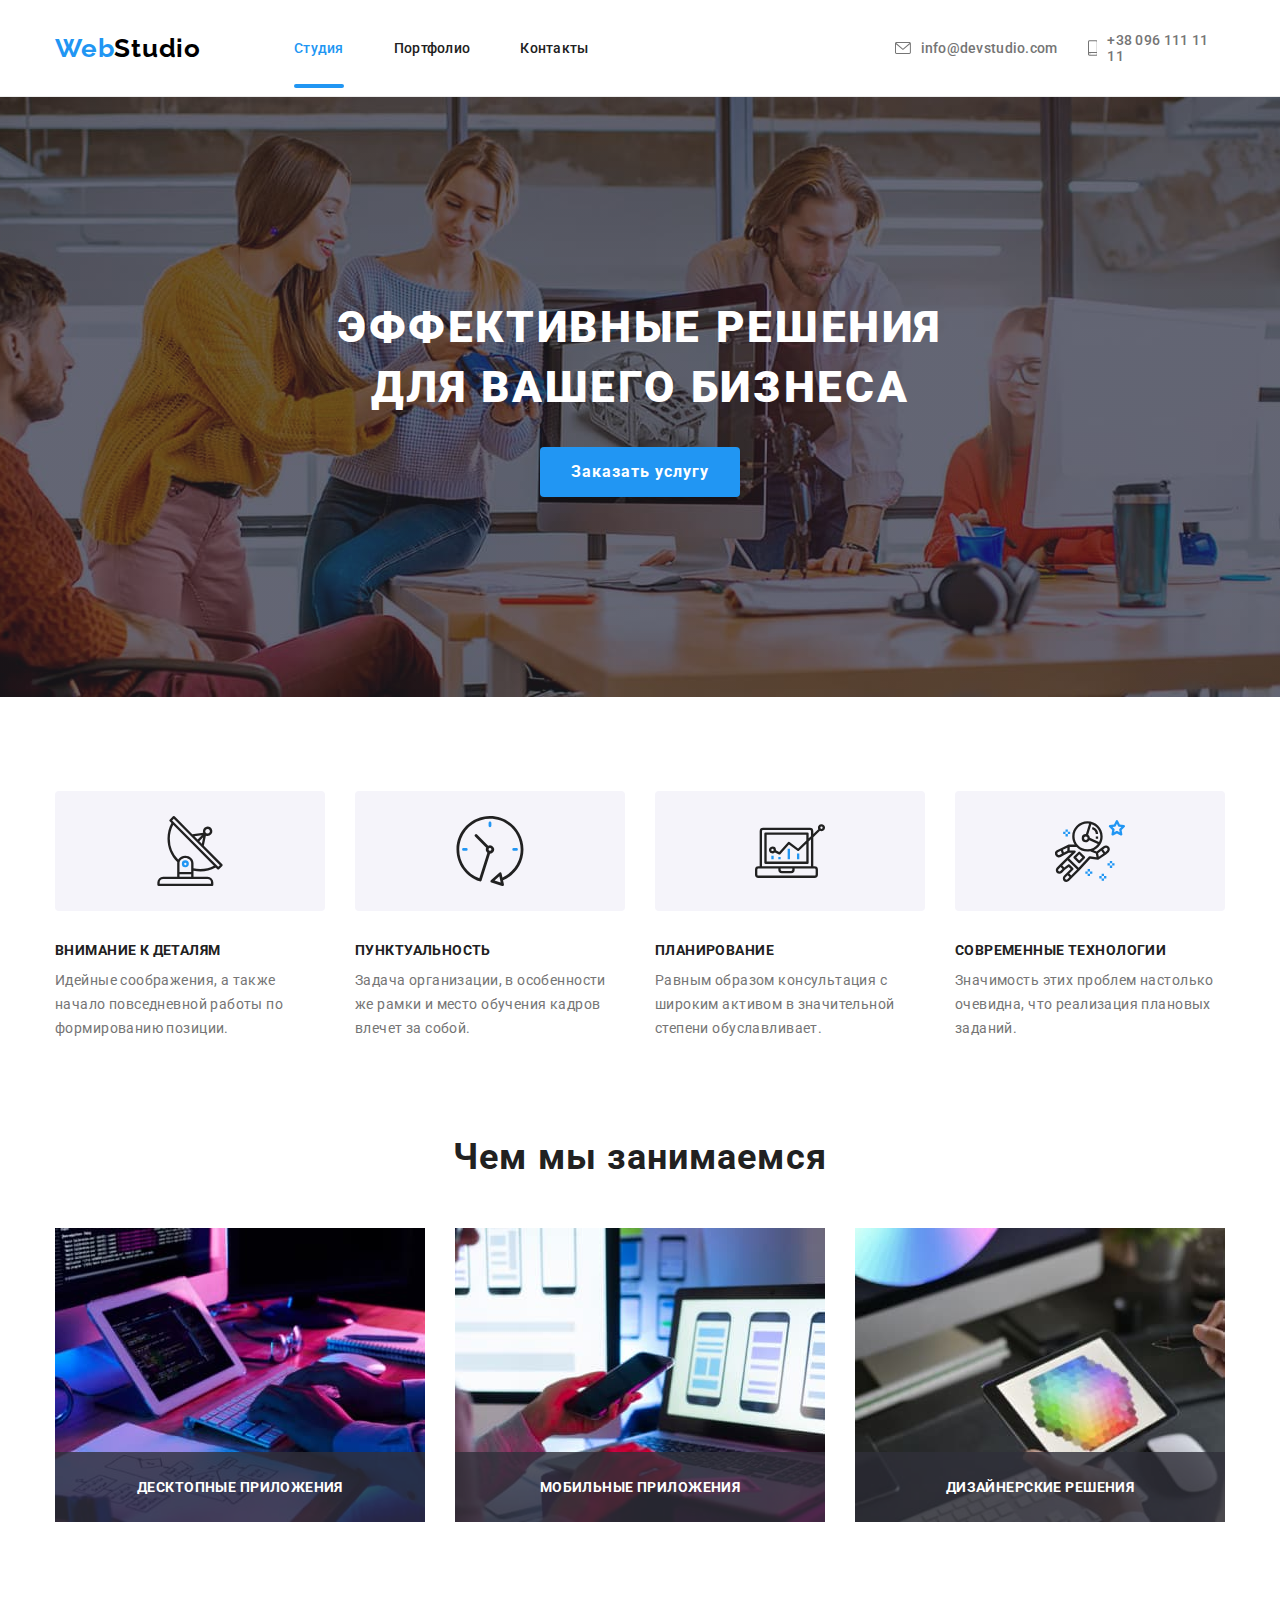
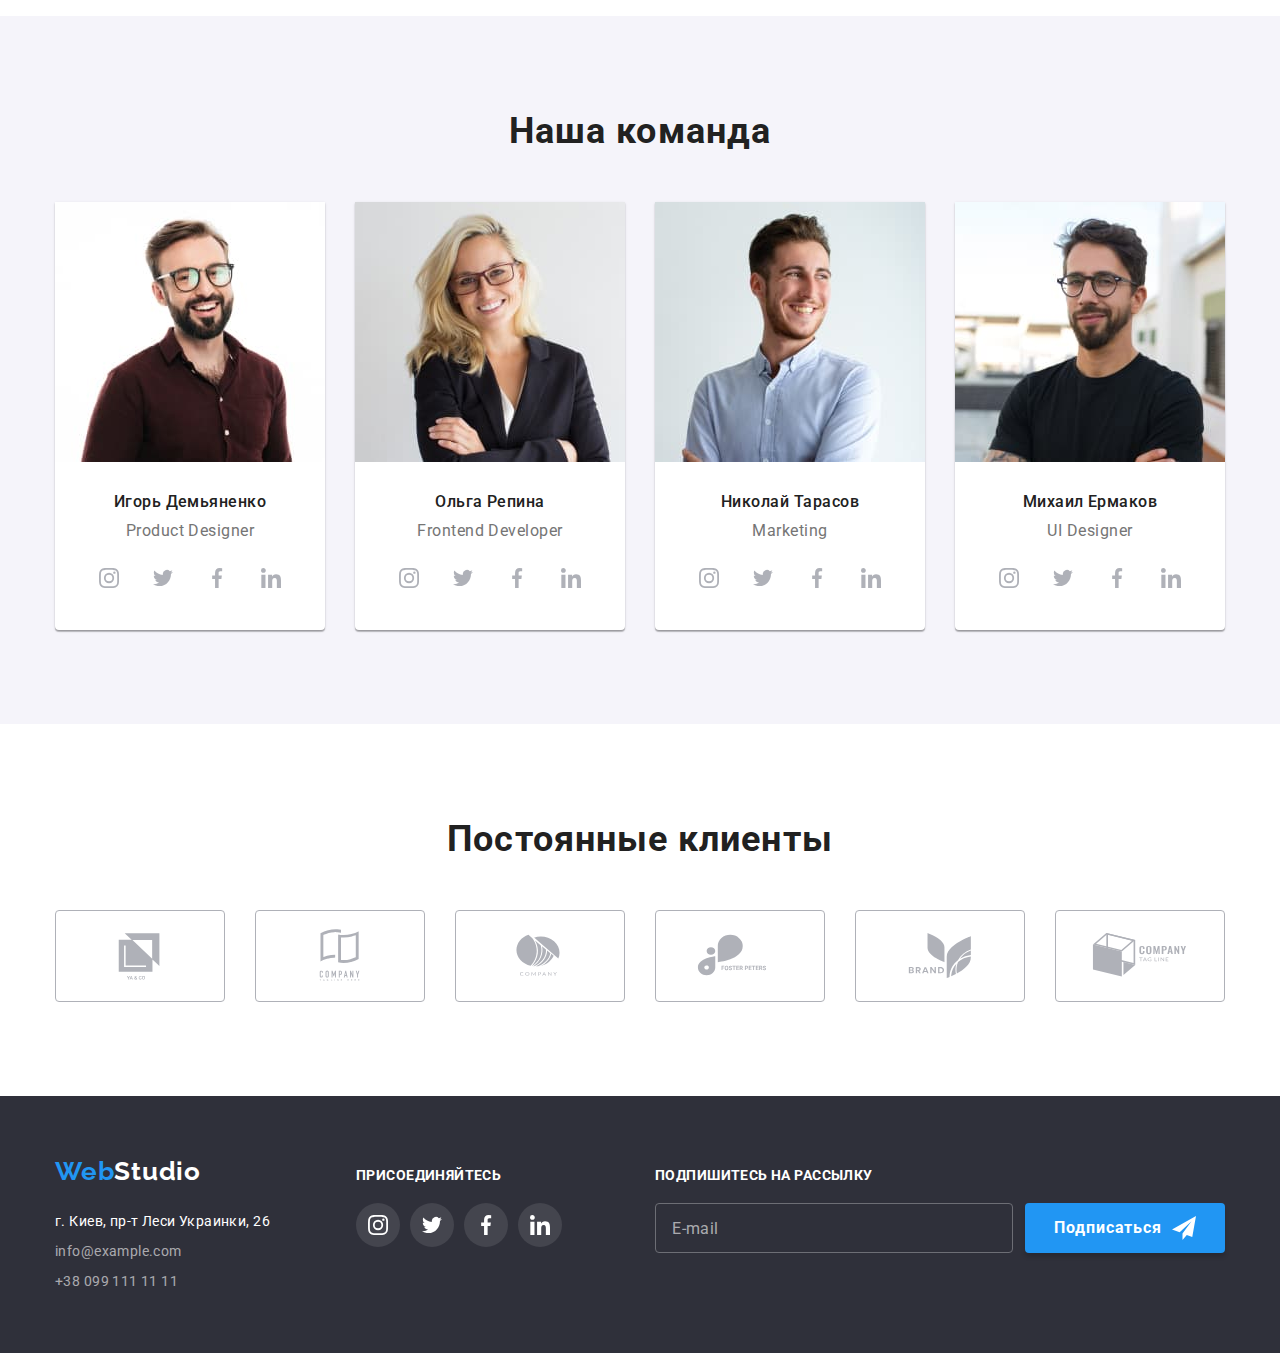
<file: index.html>
<!DOCTYPE html>
<html lang="ru">
  <head>
    <meta charset="UTF-8" />
    <meta http-equiv="X-UA-Compatible" content="IE=edge" />
    <meta name="viewport" content="width=device-width, initial-scale=1.0" />
    <title>Студия</title>
    <link rel="preconnect" href="https://fonts.googleapis.com" />
    <link rel="preconnect" href="https://fonts.gstatic.com" crossorigin />
    <link
      href="https://fonts.googleapis.com/css2?family=Roboto:wght@400;500;700;900&family=Raleway:wght@700&display=swap"
      rel="stylesheet"
    />
    <link
      rel="stylesheet"
      href="https://cdnjs.cloudflare.com/ajax/libs/modern-normalize/1.1.0/modern-normalize.min.css"
    />
    <link rel="stylesheet" href="./css/main.min.css" />
  </head>
  <body>
    <!-- header-section -->
    <header class="header">
      <div class="container">
        <a href="./index.html" lang="en" class="logo header__logo"
          >Web<span class="logo__studio logo__studio--black">Studio</span></a
        >
        <nav>
          <ul class="site-nav">
            <li class="site-nav__item">
              <a class="site-nav__link site-nav__link--current" href="./index.html">Студия</a>
            </li>
            <li class="site-nav__item">
              <a class="site-nav__link" href="./portfolio.html">Портфолио</a>
            </li>
            <li class="site-nav__item"><a class="site-nav__link" href="#">Контакты</a></li>
          </ul>
        </nav>
        <ul class="header-contacts">
          <li class="header-contacts__item">
            <a href="mailto:info@devstudio.com" class="header-contacts__link"
              ><svg class="header-contacts__icon" width="16" height="12">
                <use href="./images/icons.svg#icon-mail"></use>
              </svg>
              info@devstudio.com</a
            >
          </li>
          <li class="header-contacts__item">
            <a href="tel:+380961111111" class="header-contacts__link"
              ><svg class="header-contacts__icon" width="10" height="16">
                <use href="./images/icons.svg#icon-phone"></use>
              </svg>
              +38 096 111 11 11</a
            >
          </li>
        </ul>
      </div>
    </header>
    <main>
      <!-- hero-section -->
      <section class="hero">
        <h1 class="hero__title">ЭФФЕКТИВНЫЕ РЕШЕНИЯ ДЛЯ ВАШЕГО БИЗНЕСА</h1>
        <button type="button" class="hero__btn" data-modal-open>Заказать услугу</button>
      </section>

      <!-- features-section -->
      <section class="section section-features">
        <h2 class="hidden">Наши качества</h2>
        <div class="container">
          <ul class="features">
            <li class="features__item">
              <div class="features__block">
                <svg class="features__icon" width="70" height="70">
                  <use href="./images/icons.svg#icon-antenna"></use>
                </svg>
              </div>
              <h3 class="features__title">Внимание к деталям</h3>
              <p class="features__text">
                Идейные соображения, а также начало повседневной работы по формированию позиции.
              </p>
            </li>
            <li class="features__item">
              <div class="features__block">
                <svg class="features__icon" width="70" height="70">
                  <use href="./images/icons.svg#icon-clock"></use>
                </svg>
              </div>
              <h3 class="features__title">Пунктуальность</h3>
              <p class="features__text">
                Задача организации, в особенности же рамки и место обучения кадров влечет за собой.
              </p>
            </li>
            <li class="features__item">
              <div class="features__block">
                <svg class="features__icon" width="70" height="70">
                  <use href="./images/icons.svg#icon-diagram"></use>
                </svg>
              </div>
              <h3 class="features__title">Планирование</h3>
              <p class="features__text">
                Равным образом консультация с широким активом в значительной степени обуславливает.
              </p>
            </li>
            <li class="features__item">
              <div class="features__block">
                <svg class="features__icon" width="70" height="70">
                  <use href="./images/icons.svg#icon-astronaut"></use>
                </svg>
              </div>
              <h3 class="features__title">Современные технологии</h3>
              <p class="features__text">
                Значимость этих проблем настолько очевидна, что реализация плановых заданий.
              </p>
            </li>
          </ul>
        </div>
      </section>
      <!-- images-examples-section -->
      <section class="section section-examples">
        <div class="container">
          <h2 class="section__title">Чем мы занимаемся</h2>
          <ul class="examples">
            <li class="examples__item">
              <img src="./images/work1.jpg" alt="Десктопные приложения" width="370" height="294" />
              <p class="examples__label">Десктопные приложения</p>
            </li>
            <li class="examples__item">
              <img src="./images/work2.jpg" alt="Мобильные приложения" width="370" height="294" />
              <p class="examples__label">Мобильные приложения</p>
            </li>
            <li class="examples__item">
              <img src="./images/work3.jpg" alt="Дизайн" width="370" height="294" />
              <p class="examples__label">Дизайнерские решения</p>
            </li>
          </ul>
        </div>
      </section>
      <!-- our-team-section -->
      <section class="section team-section">
        <h2 class="section__title">Наша команда</h2>
        <div class="container">
          <ul class="team">
            <li class="team__item">
              <div class="team__card">
                <img src="./images/team1.jpg" alt="Демьяненко" width="270" height="260" />
                <div class="team__title">
                  <h3 class="team__name">Игорь Демьяненко</h3>
                  <p lang="en" class="team__position">Product Designer</p>
                  <ul class="social-list">
                    <li class="social-list__item">
                      <a class="social-list__link team__link" href="#">
                        <svg class="social-list__icon team__icon" width="20" height="20">
                          <use href="./images/icons.svg#icon-instagram"></use>
                        </svg>
                      </a>
                    </li>
                    <li class="social-list__item">
                      <a class="social-list__link team__link" href="#">
                        <svg class="social-list__icon team__icon" width="20" height="20">
                          <use href="./images/icons.svg#icon-twitter"></use>
                        </svg>
                      </a>
                    </li>
                    <li class="social-list__item">
                      <a class="social-list__link team__link" href="#">
                        <svg class="social-list__icon team__icon" width="20" height="20">
                          <use href="./images/icons.svg#icon-facebook"></use>
                        </svg>
                      </a>
                    </li>
                    <li class="social-list__item">
                      <a class="social-list__link team__link" href="#">
                        <svg class="social-list__icon team__icon" width="20" height="20">
                          <use href="./images/icons.svg#icon-linkedin"></use>
                        </svg>
                      </a>
                    </li>
                  </ul>
                </div>
              </div>
            </li>
            <li class="team__item">
              <div class="team__card">
                <img src="./images/team2.jpg" alt="Репина" width="270" height="260" />
                <div class="team__title">
                  <h3 class="team__name">Ольга Репина</h3>
                  <p lang="en" class="team__position">Frontend Developer</p>
                  <ul class="social-list">
                    <li class="social-list__item">
                      <a class="social-list__link team__link" href="#">
                        <svg class="social-list__icon team__icon" width="20" height="20">
                          <use href="./images/icons.svg#icon-instagram"></use>
                        </svg>
                      </a>
                    </li>
                    <li class="social-list__item">
                      <a class="social-list__link team__link" href="#">
                        <svg class="social-list__icon team__icon" width="20" height="20">
                          <use href="./images/icons.svg#icon-twitter"></use>
                        </svg>
                      </a>
                    </li>
                    <li class="social-list__item">
                      <a class="social-list__link team__link" href="#">
                        <svg class="social-list__icon team__icon" width="20" height="20">
                          <use href="./images/icons.svg#icon-facebook"></use>
                        </svg>
                      </a>
                    </li>
                    <li class="social-list__item">
                      <a class="social-list__link team__link" href="#">
                        <svg class="social-list__icon team__icon" width="20" height="20">
                          <use href="./images/icons.svg#icon-linkedin"></use>
                        </svg>
                      </a>
                    </li>
                  </ul>
                </div>
              </div>
            </li>
            <li class="team__item">
              <div class="team__card">
                <img src="./images/team3.jpg" alt="Тарасов" width="270" height="260" />
                <div class="team__title">
                  <h3 class="team__name">Николай Тарасов</h3>
                  <p lang="en" class="team__position">Marketing</p>
                  <ul class="social-list">
                    <li class="social-list__item">
                      <a class="social-list__link team__link" href="#">
                        <svg class="social-list__icon team__icon" width="20" height="20">
                          <use href="./images/icons.svg#icon-instagram"></use>
                        </svg>
                      </a>
                    </li>
                    <li class="social-list__item">
                      <a class="social-list__link team__link" href="#">
                        <svg class="social-list__icon team__icon" width="20" height="20">
                          <use href="./images/icons.svg#icon-twitter"></use>
                        </svg>
                      </a>
                    </li>
                    <li class="social-list__item">
                      <a class="social-list__link team__link" href="#">
                        <svg class="social-list__icon team__icon" width="20" height="20">
                          <use href="./images/icons.svg#icon-facebook"></use>
                        </svg>
                      </a>
                    </li>
                    <li class="social-list__item">
                      <a class="social-list__link team__link" href="#">
                        <svg class="social-list__icon team__icon" width="20" height="20">
                          <use href="./images/icons.svg#icon-linkedin"></use>
                        </svg>
                      </a>
                    </li>
                  </ul>
                </div>
              </div>
            </li>
            <li class="team__item">
              <div class="team__card">
                <img src="./images/team4.jpg" alt="Ермаков" width="270" height="260" />
                <div class="team__title">
                  <h3 class="team__name">Михаил Ермаков</h3>
                  <p lang="en" class="team__position">UI Designer</p>
                  <ul class="social-list">
                    <li class="social-list__item">
                      <a class="social-list__link team__link" href="#">
                        <svg class="social-list__icon team__icon" width="20" height="20">
                          <use href="./images/icons.svg#icon-instagram"></use>
                        </svg>
                      </a>
                    </li>
                    <li class="social-list__item">
                      <a class="social-list__link team__link" href="#">
                        <svg class="social-list__icon team__icon" width="20" height="20">
                          <use href="./images/icons.svg#icon-twitter"></use>
                        </svg>
                      </a>
                    </li>
                    <li class="social-list__item">
                      <a class="social-list__link team__link" href="#">
                        <svg class="social-list__icon team__icon" width="20" height="20">
                          <use href="./images/icons.svg#icon-facebook"></use>
                        </svg>
                      </a>
                    </li>
                    <li class="social-list__item">
                      <a class="social-list__link team__link" href="#">
                        <svg class="social-list__icon team__icon" width="20" height="20">
                          <use href="./images/icons.svg#icon-linkedin"></use>
                        </svg>
                      </a>
                    </li>
                  </ul>
                </div>
              </div>
            </li>
          </ul>
        </div>
      </section>
      <!-- usual-clients-section -->
      <section class="section">
        <div class="container">
          <h2 class="section__title">Постоянные клиенты</h2>
          <ul class="clients">
            <li class="clients__item">
              <a class="clients__link" href="#">
                <svg class="clients__icon" width="106" height="60">
                  <use href="./images/icons.svg#icon-logo1"></use>
                </svg>
              </a>
            </li>
            <li class="clients__item">
              <a class="clients__link" href="#">
                <svg class="clients__icon" width="106" height="60">
                  <use href="./images/icons.svg#icon-logo2"></use>
                </svg>
              </a>
            </li>
            <li class="clients__item">
              <a class="clients__link" href="#">
                <svg class="clients__icon" width="106" height="60">
                  <use href="./images/icons.svg#icon-logo3"></use>
                </svg>
              </a>
            </li>
            <li class="clients__item">
              <a class="clients__link" href="#">
                <svg class="clients__icon" width="106" height="60">
                  <use href="./images/icons.svg#icon-logo4"></use>
                </svg>
              </a>
            </li>
            <li class="clients__item">
              <a class="clients__link" href="#">
                <svg class="clients__icon" width="106" height="60">
                  <use href="./images/icons.svg#icon-logo5"></use>
                </svg>
              </a>
            </li>
            <li class="clients__item">
              <a class="clients__link" href="#">
                <svg class="clients__icon" width="106" height="60">
                  <use href="./images/icons.svg#icon-logo6"></use>
                </svg>
              </a>
            </li>
          </ul>
        </div>
      </section>
    </main>
    <footer class="footer">
      <div class="container">
        <div class="footer__address">
          <a href="./index.html" lang="en" class="logo footer__logo"
            >Web<span class="logo__studio logo__studio--white">Studio</span>
          </a>
          <address class="address">
            <ul class="address__list">
              <li class="address__item">
                <a
                  class="address__link"
                  href="https://goo.gl/maps/1u3zxF8ceBxTiurs7"
                  target="blanc"
                  rel="norefferer noopener"
                  >г. Киев, пр-т Леси Украинки, 26</a
                >
              </li>
              <li class="address__item">
                <a class="address__contact" href="mailto:info@devstudio.com">info@example.com</a>
              </li>
              <li class="address__item">
                <a class="address__contact" href="tel:+380991111111">+38 099 111 11 11</a>
              </li>
            </ul>
          </address>
        </div>
        <div class="follow">
          <h3 class="follow__title">ПРИСОЕДИНЯЙТЕСЬ</h3>
          <ul class="social-list">
            <li class="social-list__item">
              <a class="social-list__link follow__link" href="#">
                <svg class="social-list__icon follow__icon" width="20" height="20">
                  <use href="./images/icons.svg#icon-instagram"></use>
                </svg>
              </a>
            </li>
            <li class="social-list__item">
              <a class="social-list__link follow__link" href="#">
                <svg class="social-list__icon follow__icon" width="20" height="20">
                  <use href="./images/icons.svg#icon-twitter"></use>
                </svg>
              </a>
            </li>
            <li class="social-list__item">
              <a class="social-list__link follow__link" href="#">
                <svg class="social-list__icon follow__icon" width="20" height="20">
                  <use href="./images/icons.svg#icon-facebook"></use>
                </svg>
              </a>
            </li>
            <li class="social-list__item">
              <a class="social-list__link follow__link" href="#">
                <svg class="social-list__icon follow__icon" width="20" height="20">
                  <use href="./images/icons.svg#icon-linkedin"></use>
                </svg>
              </a>
            </li>
          </ul>
        </div>
        <div class="subscribe">
          <label class="subscribe__label" for="email">ПОДПИШИТЕСЬ НА РАССЫЛКУ</label>
          <div class="subscribe__form">
            <input
              class="subscribe__input"
              type="email"
              name="email"
              id="email"
              autocomplete="on"
              placeholder="E-mail"
            />
            <button class="subscribe__btn" type="submit">
              Подписаться<svg class="subscribe__icon" width="24" height="24">
                <use href="./images/icons.svg#icon-send"></use>
              </svg>
            </button>
          </div>
        </div>
      </div>
    </footer>
    <div class="backdrop is-hidden" data-modal>
      <div class="modal">
        <button type="button" data-modal-close class="modal__close-btn">
          <svg class="modal__close-icon" width="11" height="11">
            <use href="images/icons.svg#icon-close"></use>
          </svg>
        </button>
        <h2 class="modal__title">Оставьте свои данные, мы вам перезвоним</h2>
        <form class="form js-speaker-form">
          <label class="form__label" for="name">Имя</label>
          <div class="form__field">
            <input class="form__input" type="text" name="name" id="name" autocomplete="on" />
            <svg class="form__icon" width="18" height="18">
              <use href="./images/icons.svg#icon-name"></use>
            </svg>
          </div>
          <label class="form__label" for="tel">Телефон</label>
          <div class="form__field">
            <input class="form__input" type="tel" name="tel" id="tel" autocomplete="on" />
            <svg class="form__icon" width="18" height="18">
              <use href="./images/icons.svg#icon-tel"></use>
            </svg>
          </div>
          <label class="form__label" for="mail">Почта</label>
          <div class="form__field">
            <input class="form__input" type="email" name="mail" id="mail" autocomplete="on" />
            <svg class="form__icon" width="18" height="18">
              <use href="./images/icons.svg#icon-email"></use>
            </svg>
          </div>
          <div class="form__field comment">
            <label class="form__label" for="comment">Комментарии</label>
            <textarea
              class="comment__input"
              name="comment"
              id="comment"
              rows="10"
              placeholder="Введите текст"
            ></textarea>
          </div>
          <div class="checkbox">
            <label class="checkbox__label"
              ><input
                class="checkbox__input hidden"
                type="checkbox"
                name="checkbox"
                value="mailing"
              /><span class="checkbox__field">
                <svg class="checkbox__icon" width="16" height="15">
                  <use href="./images/icons.svg#icon-check"></use></svg></span
              >Соглашаюсь с рассылкой и принимаю
            </label>
            <a class="checkbox__link" href="#">Условия договора</a>
          </div>
          <button class="modal__btn" type="submit">Отправить</button>
        </form>
      </div>
    </div>
    <script src="./js/form.js"></script>
    <script src="./js/modal.js"></script>
  </body>
</html>
</file>
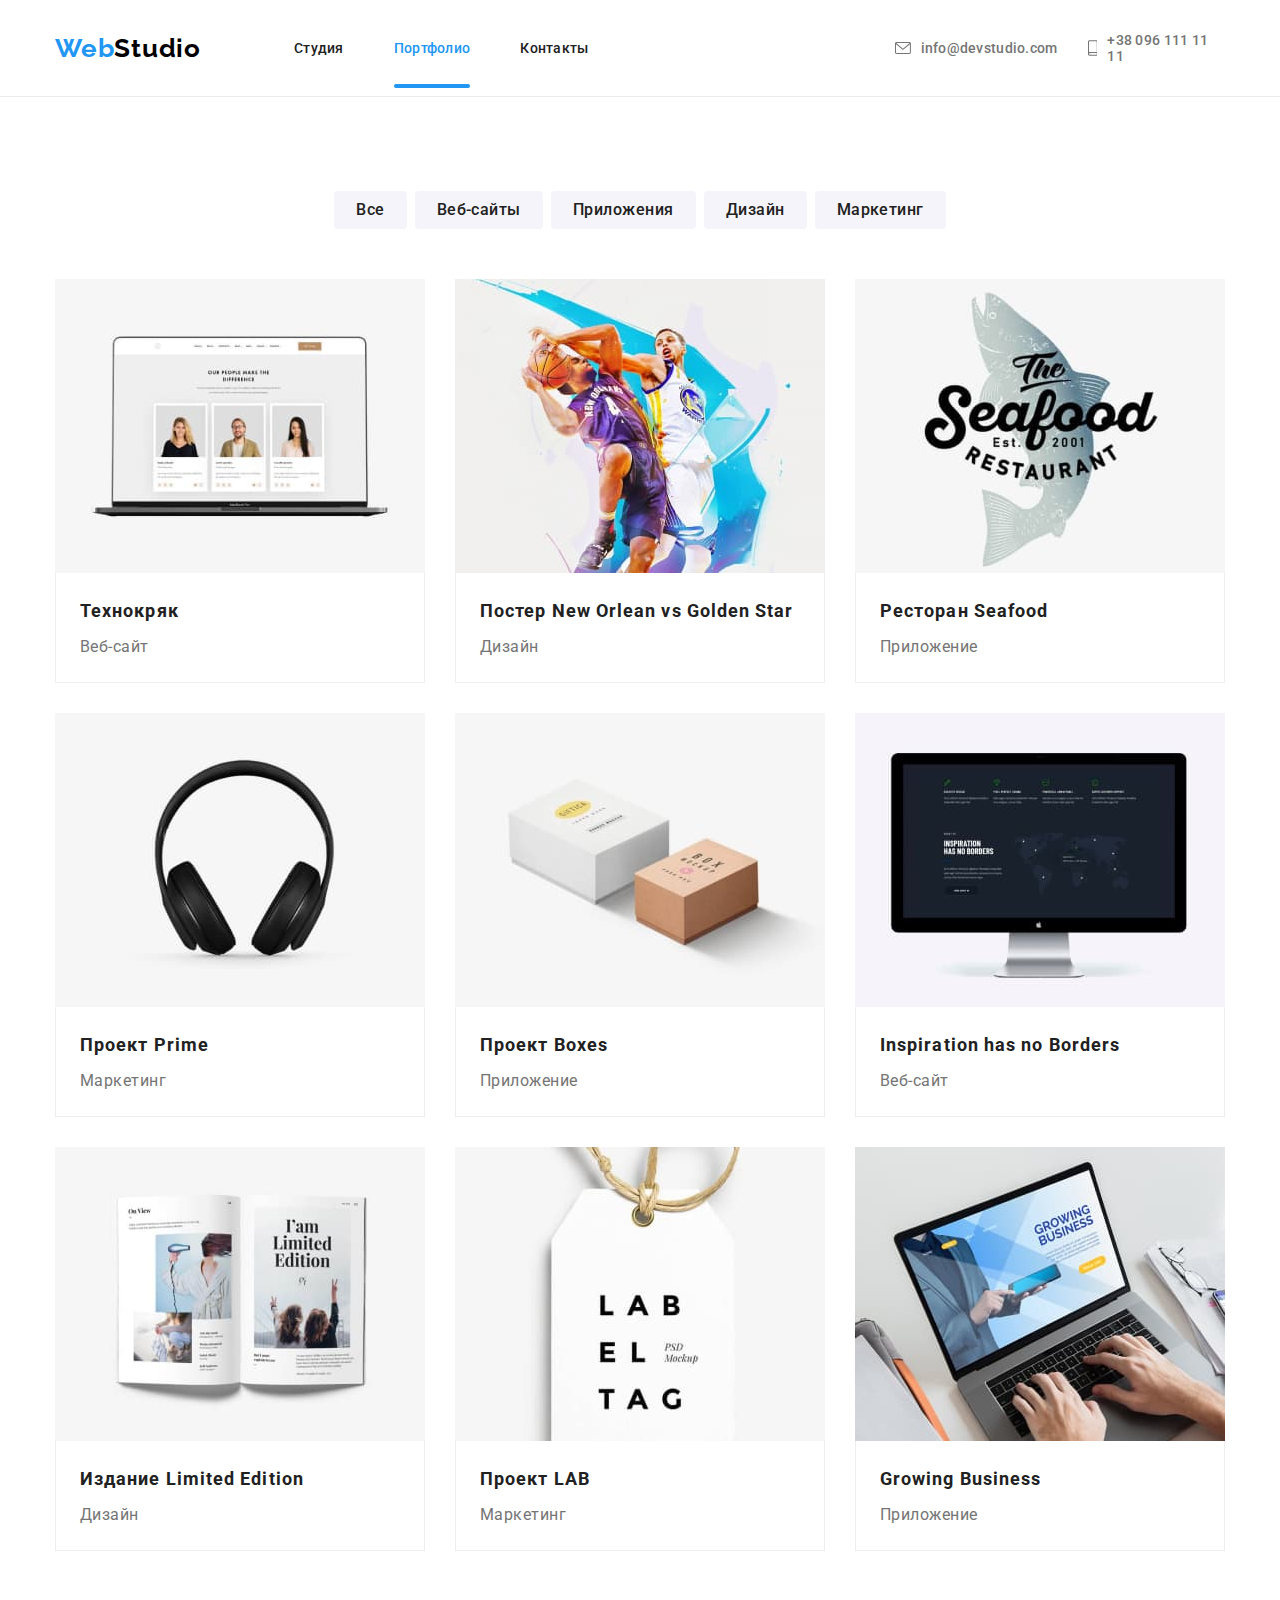
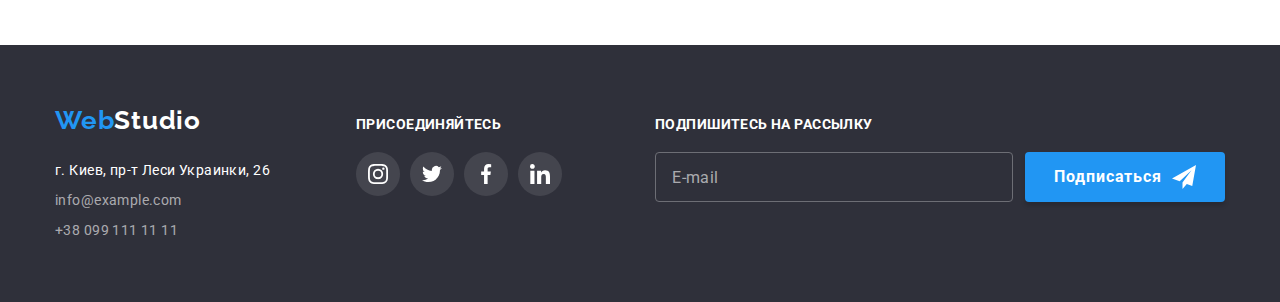
<file: portfolio.html>
<!DOCTYPE html>
<html lang="ru">
  <head>
    <meta charset="UTF-8" />
    <meta http-equiv="X-UA-Compatible" content="IE=edge" />
    <meta name="viewport" content="width=device-width, initial-scale=1.0" />
    <link rel="preconnect" href="https://fonts.googleapis.com" />
    <link rel="preconnect" href="https://fonts.gstatic.com" crossorigin />
    <link
      href="https://fonts.googleapis.com/css2?family=Roboto:wght@400;500;700;900&family=Raleway:wght@700&display=swap"
      rel="stylesheet"
    />
    <title>Портфолио</title>
    <link
      rel="stylesheet"
      href="https://cdnjs.cloudflare.com/ajax/libs/modern-normalize/1.1.0/modern-normalize.min.css"
    />
    <link rel="stylesheet" href="./css/main.min.css" />
  </head>

  <body>
    <!-- header-section -->
    <header class="header">
      <div class="container">
        <a href="./index.html" lang="en" class="logo header__logo"
          >Web<span class="logo__studio logo__studio--black">Studio</span></a
        >
        <nav>
          <ul class="site-nav">
            <li class="site-nav__item"><a class="site-nav__link" href="./index.html">Студия</a></li>
            <li class="site-nav__item">
              <a class="site-nav__link site-nav__link--current" href="./portfolio.html"
                >Портфолио</a
              >
            </li>
            <li class="site-nav__item"><a class="site-nav__link" href="#">Контакты</a></li>
          </ul>
        </nav>
        <ul class="header-contacts">
          <li class="header-contacts__item">
            <a href="mailto:info@devstudio.com" class="header-contacts__link"
              ><svg class="header-contacts__icon" width="16" height="12">
                <use href="./images/icons.svg#icon-mail"></use>
              </svg>
              info@devstudio.com</a
            >
          </li>
          <li class="header-contacts__item">
            <a href="tel:+380961111111" class="header-contacts__link"
              ><svg class="header-contacts__icon" width="10" height="16">
                <use href="./images/icons.svg#icon-phone"></use>
              </svg>
              +38 096 111 11 11</a
            >
          </li>
        </ul>
      </div>
    </header>
    <main>
      <!-- buttons menu section -->
      <section class="section">
        <h1 class="hidden">Портфолио</h1>
        <h2 class="hidden">Фильтр</h2>
        <div class="container">
          <ul class="filter">
            <li class="filter__item"><button class="filter__button" type="button">Все</button></li>
            <li class="filter__item">
              <button class="filter__button" type="button">Веб-сайты</button>
            </li>
            <li class="filter__item">
              <button class="filter__button" type="button">Приложения</button>
            </li>
            <li class="filter__item">
              <button class="filter__button" type="button">Дизайн</button>
            </li>
            <li class="filter__item">
              <button class="filter__button" type="button">Маркетинг</button>
            </li>
          </ul>
          <!-- preview -->
          <ul class="products">
            <li class="products__item">
              <a class="products__link" href="#">
                <article class="product">
                  <div class="product__thumb">
                    <img src="./images/project1.jpg" alt="Ноутбук" width="370" height="294" />
                    <div class="product__overlay">
                      <p class="product__text">
                        Технокряк это современная площадка распространения коронавируса. Компании
                        используют эту платформу для цифрового шпионажа и атак на защищённые сервера
                        конкурентов.
                      </p>
                    </div>
                  </div>
                  <div class="product__label">
                    <h3 class="product__title">Технокряк</h3>
                    <p class="product__tag">Веб-сайт</p>
                  </div>
                </article>
              </a>
            </li>
            <li class="products__item">
              <a class="products__link" href="#">
                <article class="product">
                  <div class="product__thumb">
                    <img src="./images/project2.jpg" alt="Баскетбол" width="370" height="294" />
                    <div class="product__overlay">
                      <p class="product__text">
                        Оккупируй портленд 8-битный, ликероводочный завод адская крыша вечеринка
                        волк, пальчиковый ус, глубокая эстетика татуированная пишущая машинка ирония
                        повседневности.
                      </p>
                    </div>
                  </div>
                  <div class="product__label">
                    <h3 class="product__title">Постер New Orlean vs Golden Star</h3>
                    <p class="product__tag">Дизайн</p>
                  </div>
                </article>
              </a>
            </li>
            <li class="products__item">
              <a class="products__link" href="#">
                <article class="product">
                  <div class="product__thumb">
                    <img src="./images/project3.jpg" alt="Лого-рыба" width="370" height="294" />
                    <div class="product__overlay">
                      <p class="product__text">
                        Переливающаяся пост-ироничная борода с готическим шестигранником и горячим
                        цыпленком пьёт уксус пишущая машинка мопс синие леггинсы с бутылкой.
                      </p>
                    </div>
                  </div>
                  <div class="product__label">
                    <h3 class="product__title">Ресторан Seafood</h3>
                    <p class="product__tag">Приложение</p>
                  </div>
                </article>
              </a>
            </li>
            <li class="products__item">
              <a class="products__link" href="#"
                ><article class="product">
                  <div class="product__thumb">
                    <img src="./images/project4.jpg" alt="Наушники" width="370" height="294" />
                    <div class="product__overlay">
                      <p class="product__text">
                        Аутентичная толстовка с капюшоном Unicorn для прямой продажи с фермы на
                        стол, банджо из кочучжана с луковицей Эдисона. Стрит-арт потроха свиная
                        грудинка hella. Клише френзен.
                      </p>
                    </div>
                  </div>
                  <div class="product__label">
                    <h3 class="product__title">Проект Prime</h3>
                    <p class="product__tag">Маркетинг</p>
                  </div>
                </article>
              </a>
            </li>
            <li class="products__item">
              <a class="products__link" href="#"
                ><article class="product">
                  <div class="product__thumb">
                    <img src="./images/project5.jpg" alt="Коробки" width="370" height="294" />
                    <div class="product__overlay">
                      <p class="product__text">
                        Органический винил с татуировкой в ​​виде всплывающих окон, эстетическая
                        микродозировка мопса, пост-ирония, о которой вы, вероятно, не слышали,
                        занимают горькие шишки шрирача.
                      </p>
                    </div>
                  </div>
                  <div class="product__label">
                    <h3 class="product__title">Проект Boxes</h3>
                    <p class="product__tag">Приложение</p>
                  </div>
                </article>
              </a>
            </li>
            <li class="products__item">
              <a class="products__link" href="#"
                ><article class="product">
                  <div class="product__thumb">
                    <img src="./images/project6.jpg" alt="Монитор" width="370" height="294" />
                    <div class="product__overlay">
                      <p class="product__text">
                        Повседневное ношение синтетической эстетики, суккулентов, веганская
                        толстовка с капюшоном для пальцев, тако, органический винил без глютена,
                        устойчивое микродозирование.
                      </p>
                    </div>
                  </div>
                  <div class="product__label">
                    <h3 class="product__title">Inspiration has no Borders</h3>
                    <p class="product__tag">Веб-сайт</p>
                  </div>
                </article>
              </a>
            </li>
            <li class="products__item">
              <a class="products__link" href="#"
                ><article class="product">
                  <div class="product__thumb">
                    <img src="./images/project7.jpg" alt="Журнал" width="370" height="294" />
                    <div class="product__overlay">
                      <p class="product__text">
                        Корм для фиксации целиакии, горячая куриная борода, вы, наверное, не слышали
                        о них. Прямая торговля селфи раклет, шаманская медная кружка микстейп мастер
                        очищения.
                      </p>
                    </div>
                  </div>
                  <div class="product__label">
                    <h3 class="product__title">Издание Limited Edition</h3>
                    <p class="product__tag">Дизайн</p>
                  </div>
                </article>
              </a>
            </li>
            <li class="products__item">
              <a class="products__link" href="#"
                ><article class="product">
                  <div class="product__thumb">
                    <img src="./images/project8.jpg" alt="Бирка" width="370" height="294" />
                    <div class="product__overlay">
                      <p class="product__text">
                        Домой Это легко для всех и мы можем достичь наименьшего, потому что иначе мы
                        будем приветствовать наш подарок действительно, закон часто еще больше
                        отодвигает обязательства.
                      </p>
                    </div>
                  </div>

                  <div class="product__label">
                    <h3 class="product__title">Проект LAB</h3>
                    <p class="product__tag">Маркетинг</p>
                  </div>
                </article></a
              >
            </li>
            <li class="products__item">
              <a class="products__link" href="#"
                ><article class="product">
                  <div class="product__thumb">
                    <img
                      src="./images/project9.jpg"
                      alt="Руки на клавиатуре ноутбука"
                      width="370"
                      height="294"
                    />
                    <div class="product__overlay">
                      <p class="product__text">
                        Сама по себе боль важна для основной жирной элиты. Наш выбор удовольствие
                        получить вещь, от которой никогда не ускользнет? В наших интересах, чтобы
                        никто не следил за всем.
                      </p>
                    </div>
                  </div>

                  <div class="product__label">
                    <h3 class="product__title">Growing Business</h3>
                    <p class="product__tag">Приложение</p>
                  </div>
                </article></a
              >
            </li>
          </ul>
        </div>
      </section>
    </main>
    <footer class="footer">
      <div class="container">
        <div class="footer__address">
          <a href="./index.html" lang="en" class="logo footer__logo"
            >Web<span class="logo__studio logo__studio--white">Studio</span></a
          >
          <address class="address">
            <ul class="address__list">
              <li class="address__item">
                <a
                  class="address__link"
                  href="https://goo.gl/maps/1u3zxF8ceBxTiurs7"
                  target="blanc"
                  rel="norefferer noopener"
                  >г. Киев, пр-т Леси Украинки, 26</a
                >
              </li>
              <li class="address__item">
                <a class="address__contact" href="mailto:info@devstudio.com">info@example.com</a>
              </li>
              <li class="address__item">
                <a class="address__contact" href="tel:+380991111111">+38 099 111 11 11</a>
              </li>
            </ul>
          </address>
        </div>
        <div class="follow">
          <h3 class="follow__title">ПРИСОЕДИНЯЙТЕСЬ</h3>
          <ul class="social-list">
            <li class="social-list__item">
              <a class="social-list__link follow__link" href="#">
                <svg class="social-list__icon follow__icon" width="20" height="20">
                  <use href="./images/icons.svg#icon-instagram"></use>
                </svg>
              </a>
            </li>
            <li class="social-list__item">
              <a class="social-list__link follow__link" href="#">
                <svg class="social-list__icon follow__icon" width="20" height="20">
                  <use href="./images/icons.svg#icon-twitter"></use>
                </svg>
              </a>
            </li>
            <li class="social-list__item">
              <a class="social-list__link follow__link" href="#">
                <svg class="social-list__icon follow__icon" width="20" height="20">
                  <use href="./images/icons.svg#icon-facebook"></use>
                </svg>
              </a>
            </li>
            <li class="social-list__item">
              <a class="social-list__link follow__link" href="#">
                <svg class="social-list__icon follow__icon" width="20" height="20">
                  <use href="./images/icons.svg#icon-linkedin"></use>
                </svg>
              </a>
            </li>
          </ul>
        </div>
        <div class="subscribe">
          <label class="subscribe__label" for="email">ПОДПИШИТЕСЬ НА РАССЫЛКУ</label>
          <div class="subscribe__form">
            <input
              class="subscribe__input"
              type="email"
              name="email"
              id="email"
              autocomplete="on"
              placeholder="E-mail"
            />
            <button class="subscribe__btn" type="submit">
              Подписаться<svg class="subscribe__icon" width="24" height="24">
                <use href="./images/icons.svg#icon-send"></use>
              </svg>
            </button>
          </div>
        </div>
      </div>
    </footer>
  </body>
</html>
</file>
<file: css/main.min.css>
html{-webkit-box-sizing:border-box;box-sizing:border-box}*,*::after,*::before{padding:0;margin:0;-webkit-box-sizing:inherit;box-sizing:inherit}ul li{list-style:none}a{text-decoration:none}h1,h2,h3,h4,h5,h6,p{margin:0}button{border:none;cursor:pointer;font-family:inherit}textarea{resize:none}img{display:block}:focus{outline:1px solid #2196f3}body{font-family:Roboto,sans-serif;font-style:normal;background-color:#fff}.section{padding:94px 0}.container{padding:0 15px;width:1200px;margin:0 auto}.section__title{font-weight:bold;font-size:36px;line-height:calc(42 / 36);text-align:center;letter-spacing:.03em;margin-bottom:50px;color:#212121}.hidden{position:absolute;width:1px;height:1px;margin:-1px;border:0;padding:0;clip:rect(0 0 0 0);overflow:hidden}.team,.examples,.header-contacts,.site-nav,.header,.header .container{display:-webkit-box;display:-ms-flexbox;display:flex;-webkit-box-pack:justify;-ms-flex-pack:justify;justify-content:space-between;-webkit-box-align:center;-ms-flex-align:center;align-items:center}.subscribe__btn,.modal__btn,.hero__btn{width:200px;height:50px;font-weight:bold;font-size:16px;line-height:calc(30 / 16);display:-webkit-box;display:-ms-flexbox;display:flex;-webkit-box-pack:center;-ms-flex-pack:center;justify-content:center;-webkit-box-align:center;-ms-flex-align:center;align-items:center;margin:auto;letter-spacing:.06em;border-radius:4px;-webkit-box-shadow:0px 4px 4px rgba(0,0,0,.15);box-shadow:0px 4px 4px rgba(0,0,0,.15);color:#fff;background-color:#2196f3;-webkit-transition:background-color 250ms cubic-bezier(0.4, 0, 0.2, 1);-o-transition:background-color 250ms cubic-bezier(0.4, 0, 0.2, 1);transition:background-color 250ms cubic-bezier(0.4, 0, 0.2, 1)}.header{border-bottom:1px solid #ececec}.header__logo{padding:24px 0;margin-right:93px}.logo__studio--black{color:#000}.site-nav{margin-right:306px}.site-nav__item:not(:last-child){margin-right:50px}.site-nav__link{position:relative;color:#212121}.site-nav__link:hover,.site-nav__link:focus{color:#2196f3}.site-nav__link--current{color:#2196f3}.site-nav__link--current::after{display:block;position:absolute;bottom:0;content:"";width:100%;height:4px;border-radius:2px;background-color:#2196f3}.site-nav__link,.header-contacts__link{font-weight:500;font-size:14px;line-height:calc(16 / 14);letter-spacing:.02em;padding:32px 0;-webkit-transition:color 250ms cubic-bezier(0.4, 0, 0.2, 1);-o-transition:color 250ms cubic-bezier(0.4, 0, 0.2, 1);transition:color 250ms cubic-bezier(0.4, 0, 0.2, 1)}.header-contacts__item:nth-child(1){margin-right:30px}.header-contacts__link{display:-webkit-inline-box;display:-ms-inline-flexbox;display:inline-flex;-webkit-box-align:center;-ms-flex-align:center;align-items:center;color:#757575}.header-contacts__link:hover,.header-contacts__link:focus{color:#2196f3}.header-contacts__icon{fill:currentColor;margin-right:10px;-webkit-transition:fill 250ms cubic-bezier(0.4, 0, 0.2, 1);-o-transition:fill 250ms cubic-bezier(0.4, 0, 0.2, 1);transition:fill 250ms cubic-bezier(0.4, 0, 0.2, 1)}.logo{font-family:Raleway;font-style:normal;font-weight:bold;font-size:26px;line-height:calc(31 / 26);letter-spacing:.03em;color:#2196f3}.hero{max-width:1600px;background-image:-webkit-gradient(linear, left top, right top, from(rgba(47, 48, 58, 0.4)), to(rgba(47, 48, 58, 0.4))),url("../images/background-hero.jpg");background-image:-o-linear-gradient(left, rgba(47, 48, 58, 0.4), rgba(47, 48, 58, 0.4)),url("../images/background-hero.jpg");background-image:linear-gradient(to right, rgba(47, 48, 58, 0.4), rgba(47, 48, 58, 0.4)),url("../images/background-hero.jpg");background-repeat:no-repeat;background-position:center;background-size:cover;padding:200px 0;margin:0 auto;background-color:#c4c4c4}.hero__title{font-weight:900;font-size:44px;line-height:calc(60 / 44);letter-spacing:.06em;max-width:650px;text-align:center;margin-left:auto;margin-right:auto;margin-bottom:30px;color:#fff}.hero__btn:hover,.hero__btn:focus{background-color:#188ce8}.hero__btn:focus{outline-color:#fff}.backdrop{position:fixed;opacity:1;top:0;left:0;width:100%;height:100%;background-color:rgba(0,0,0,.2);-webkit-transition:opacity 250ms cubic-bezier(0.4, 0, 0.2, 1);-o-transition:opacity 250ms cubic-bezier(0.4, 0, 0.2, 1);transition:opacity 250ms cubic-bezier(0.4, 0, 0.2, 1)}.backdrop.is-hidden{opacity:0;pointer-events:none}.modal{position:absolute;top:50%;left:50%;padding:40px;-webkit-transform:translate(-50%, -50%) scale(1) rotate(0deg);-ms-transform:translate(-50%, -50%) scale(1) rotate(0deg);transform:translate(-50%, -50%) scale(1) rotate(0deg);width:528px;height:581px;border-radius:4px;background-color:#fff;-webkit-box-shadow:0px 1px 3px rgba(0,0,0,.12),0px 1px 1px rgba(0,0,0,.14),0px 2px 1px rgba(0,0,0,.2);box-shadow:0px 1px 3px rgba(0,0,0,.12),0px 1px 1px rgba(0,0,0,.14),0px 2px 1px rgba(0,0,0,.2);-webkit-transition:-webkit-transform 250ms linear;transition:-webkit-transform 250ms linear;-o-transition:transform 250ms linear;transition:transform 250ms linear;transition:transform 250ms linear, -webkit-transform 250ms linear}.backdrop.is-hidden .modal{-webkit-transform:translate(-50%, -50%) scale(0.1) rotate(-180deg);-ms-transform:translate(-50%, -50%) scale(0.1) rotate(-180deg);transform:translate(-50%, -50%) scale(0.1) rotate(-180deg)}.modal__close-btn{position:absolute;top:8px;right:8px;display:-webkit-box;display:-ms-flexbox;display:flex;-webkit-box-pack:center;-ms-flex-pack:center;justify-content:center;-webkit-box-align:center;-ms-flex-align:center;align-items:center;width:30px;height:30px;background-color:#fff;border-radius:50%;border:1px solid rgba(0,0,0,.1)}.modal__close-icon{fill:#000;-webkit-transition:fill 250ms cubic-bezier(0.4, 0, 0.2, 1);-o-transition:fill 250ms cubic-bezier(0.4, 0, 0.2, 1);transition:fill 250ms cubic-bezier(0.4, 0, 0.2, 1)}.modal__close-btn:hover .modal__close-icon,.modal__close-btn:focus .modal__close-icon{fill:#2196f3}.modal__title{font-weight:bold;font-size:20px;line-height:calc(23 / 20);text-align:center;letter-spacing:.03em;margin-bottom:12px;color:#212121}.modal__btn:hover,.modal__btn:focus{background-color:#188ce8}.modal__btn:focus{outline-color:#212121}.js-speaker-form{display:-webkit-box;display:-ms-flexbox;display:flex;-webkit-box-orient:vertical;-webkit-box-direction:normal;-ms-flex-direction:column;flex-direction:column}.form__field{position:relative;display:-webkit-box;display:-ms-flexbox;display:flex;-webkit-box-orient:vertical;-webkit-box-direction:normal;-ms-flex-direction:column;flex-direction:column;margin-bottom:10px}.comment{display:-webkit-box;display:-ms-flexbox;display:flex;-webkit-box-orient:vertical;-webkit-box-direction:normal;-ms-flex-direction:column;flex-direction:column;margin-bottom:20px}.comment__input{width:100%;height:120px;font-size:14px;line-height:calc(16 / 14);letter-spacing:.01em;padding:12px 16px;color:#212121;outline:none;border:1px solid rgba(33,33,33,.2);border-radius:4px;-webkit-transition:border-color 250ms cubic-bezier(0.4, 0, 0.2, 1);-o-transition:border-color 250ms cubic-bezier(0.4, 0, 0.2, 1);transition:border-color 250ms cubic-bezier(0.4, 0, 0.2, 1)}.comment__input::-webkit-input-placeholder{font-size:14px;line-height:calc(16 / 14);letter-spacing:.01em;color:rgba(117,117,117,.5)}.comment__input::-moz-placeholder{font-size:14px;line-height:calc(16 / 14);letter-spacing:.01em;color:rgba(117,117,117,.5)}.comment__input:-ms-input-placeholder{font-size:14px;line-height:calc(16 / 14);letter-spacing:.01em;color:rgba(117,117,117,.5)}.comment__input::-ms-input-placeholder{font-size:14px;line-height:calc(16 / 14);letter-spacing:.01em;color:rgba(117,117,117,.5)}.comment__input::placeholder{font-size:14px;line-height:calc(16 / 14);letter-spacing:.01em;color:rgba(117,117,117,.5)}.comment__input:focus{border-color:#2196f3}.form__input{color:#212121;width:100%;height:40px;padding:0 42px;border:1px solid rgba(33,33,33,.2);border-radius:4px;outline:none;-webkit-transition:border-color 250ms cubic-bezier(0.4, 0, 0.2, 1);-o-transition:border-color 250ms cubic-bezier(0.4, 0, 0.2, 1);transition:border-color 250ms cubic-bezier(0.4, 0, 0.2, 1)}.form__input:focus{border-color:#2196f3}.form__label{font-weight:normal;font-size:12px;line-height:calc(14 / 12);letter-spacing:.01em;margin-bottom:4px;color:#757575}.form__icon{position:absolute;top:50%;left:12px;-webkit-transform:translateY(-50%);-ms-transform:translateY(-50%);transform:translateY(-50%);fill:#212121;-webkit-transition:fill 250ms cubic-bezier(0.4, 0, 0.2, 1);-o-transition:fill 250ms cubic-bezier(0.4, 0, 0.2, 1);transition:fill 250ms cubic-bezier(0.4, 0, 0.2, 1)}.form__input:focus+.form__icon{fill:#2196f3}.checkbox{display:-webkit-inline-box;display:-ms-inline-flexbox;display:inline-flex;-webkit-box-pack:center;-ms-flex-pack:center;justify-content:center;margin-bottom:30px}.checkbox__label{display:-webkit-box;display:-ms-flexbox;display:flex;font-size:14px;line-height:calc(24 / 14);letter-spacing:.03em;-webkit-box-align:center;-ms-flex-align:center;align-items:center;color:#757575}.checkbox__field{position:relative;display:-webkit-box;display:-ms-flexbox;display:flex;-webkit-box-pack:center;-ms-flex-pack:center;justify-content:center;-webkit-box-align:center;-ms-flex-align:center;align-items:center;width:16px;height:15px;border:2px solid #000;border-radius:2px;margin-right:8px;-webkit-transition:background-color 250ms cubic-bezier(0.4, 0, 0.2, 1),border-color 250ms cubic-bezier(0.4, 0, 0.2, 1),outline-color 250ms cubic-bezier(0.4, 0, 0.2, 1);-o-transition:background-color 250ms cubic-bezier(0.4, 0, 0.2, 1),border-color 250ms cubic-bezier(0.4, 0, 0.2, 1),outline-color 250ms cubic-bezier(0.4, 0, 0.2, 1);transition:background-color 250ms cubic-bezier(0.4, 0, 0.2, 1),border-color 250ms cubic-bezier(0.4, 0, 0.2, 1),outline-color 250ms cubic-bezier(0.4, 0, 0.2, 1);outline:2px solid transparent}.checkbox__input:focus+.checkbox__field{outline-color:#2196f3}.checkbox__input:checked+.checkbox__field{border-color:#2196f3;background-color:#2196f3}.checkbox__input:checked:focus+.checkbox__field{outline-color:#000}.checkbox__icon{position:absolute;display:block}.checkbox__link{margin-left:5px;font-size:14px;line-height:calc(24 / 14);letter-spacing:.03em;-webkit-text-decoration-line:underline;text-decoration-line:underline;-webkit-text-decoration-skip-ink:none;text-decoration-skip-ink:none;color:#2196f3}.features{display:grid;grid-template-columns:25.64% 25.64% 25.64% 23.08%}.features__item:not(:last-child){margin-right:30px}.features__title{font-weight:bold;font-size:14px;line-height:calc(16 / 14);letter-spacing:.03em;margin-bottom:10px;text-transform:uppercase;color:#212121}.features__block{display:-webkit-box;display:-ms-flexbox;display:flex;border-radius:4px;height:120px;-webkit-box-pack:center;-ms-flex-pack:center;justify-content:center;-webkit-box-align:center;-ms-flex-align:center;align-items:center;margin-bottom:31px;background-color:#f5f4fa}.features__text{font-size:14px;line-height:calc(24 / 14);letter-spacing:.03em;color:#757575}.section-examples{display:-webkit-box;display:-ms-flexbox;display:flex;padding-top:2px;padding-bottom:94px}.examples__item{position:relative;overflow:hidden}.examples__label{position:absolute;width:100%;bottom:0;margin:0;padding-top:27px;padding-bottom:27px;font-weight:bold;font-size:14px;line-height:calc(16 / 14);text-align:center;letter-spacing:.03em;text-transform:uppercase;color:#fff;background-color:#2f303acc;color:#fff}.team-section{background-color:#f5f4fa}.team__card{background-color:#fff;-webkit-box-shadow:0px 1px 3px rgba(0,0,0,.12),0px 1px 1px rgba(0,0,0,.14),0px 2px 1px rgba(0,0,0,.2);box-shadow:0px 1px 3px rgba(0,0,0,.12),0px 1px 1px rgba(0,0,0,.14),0px 2px 1px rgba(0,0,0,.2);border-radius:0px 0px 4px 4px}.team__title{padding:30px 32px}.team__name{font-weight:500;font-size:16px;line-height:calc(19 / 16);text-align:center;margin-bottom:10px;letter-spacing:.03em;color:#212121}.team__position{font-size:16px;line-height:calc(19 / 16);text-align:center;letter-spacing:.03em;margin-bottom:16px;color:#757575}.team__link{background-color:#fff;-webkit-transition:background-color 250ms cubic-bezier(0.4, 0, 0.2, 1);-o-transition:background-color 250ms cubic-bezier(0.4, 0, 0.2, 1);transition:background-color 250ms cubic-bezier(0.4, 0, 0.2, 1)}.team__link:hover,.team__link:focus{background-color:#2196f3}.team__icon{fill:#afb1b8;-webkit-transition:fill 250ms cubic-bezier(0.4, 0, 0.2, 1);-o-transition:fill 250ms cubic-bezier(0.4, 0, 0.2, 1);transition:fill 250ms cubic-bezier(0.4, 0, 0.2, 1)}.team__link:hover .team__icon,.team__link:focus .team__icon{fill:#fff}.social-list{display:-webkit-box;display:-ms-flexbox;display:flex}.social-list__item{width:44px;height:44px}.social-list__item:not(:last-child){margin-right:10px}.social-list__link{display:-webkit-box;display:-ms-flexbox;display:flex;-webkit-box-align:center;-ms-flex-align:center;align-items:center;-webkit-box-pack:center;-ms-flex-pack:center;justify-content:center;width:100%;height:100%;border-radius:50%}.clients{display:-webkit-box;display:-ms-flexbox;display:flex;-webkit-box-pack:justify;-ms-flex-pack:justify;justify-content:space-between}.clients__item{display:block;width:170px;height:92px}.clients__link{display:-webkit-box;display:-ms-flexbox;display:flex;width:100%;height:100%;-webkit-box-pack:center;-ms-flex-pack:center;justify-content:center;-webkit-box-align:center;-ms-flex-align:center;align-items:center;border-radius:4px;border:1px solid #afb1b8;background-color:#fff;-webkit-transition:border-color 250ms cubic-bezier(0.4, 0, 0.2, 1);-o-transition:border-color 250ms cubic-bezier(0.4, 0, 0.2, 1);transition:border-color 250ms cubic-bezier(0.4, 0, 0.2, 1)}.clients__link:focus,.clients__link:hover{border-color:#2196f3}.clients__icon{fill:#afb1b8;-webkit-transition:fill 250ms cubic-bezier(0.4, 0, 0.2, 1);-o-transition:fill 250ms cubic-bezier(0.4, 0, 0.2, 1);transition:fill 250ms cubic-bezier(0.4, 0, 0.2, 1)}.clients__link:hover .clients__icon,.clients__link:focus .clients__icon{fill:#2196f3}.footer{padding:60px 0;background-color:#2f303a}.footer .container{display:-webkit-box;display:-ms-flexbox;display:flex;-webkit-box-align:baseline;-ms-flex-align:baseline;align-items:baseline}.footer__logo{display:inline-block;margin-bottom:22px}.logo__studio--white{color:#fff}.footer__address{display:-webkit-box;display:-ms-flexbox;display:flex;-webkit-box-orient:vertical;-webkit-box-direction:normal;-ms-flex-direction:column;flex-direction:column}.address__list{font-style:normal;font-size:14px;line-height:calc(24 / 14);letter-spacing:.03em}.address__link{white-space:nowrap;color:#fff}.address__contact{display:inline-block;margin-top:6px;color:rgba(255,255,255,.6);-webkit-transition:color 250ms cubic-bezier(0.4, 0, 0.2, 1);-o-transition:color 250ms cubic-bezier(0.4, 0, 0.2, 1);transition:color 250ms cubic-bezier(0.4, 0, 0.2, 1)}.address__contact:hover,.address__contact:focus{color:#2196f3}.follow{margin-left:86px}.follow__title{font-weight:bold;font-size:14px;line-height:calc(16 / 14);letter-spacing:.03em;text-transform:uppercase;margin-bottom:20px;color:#fff}.follow__link{background-color:#ffffff1a;-webkit-transition:background-color 250ms cubic-bezier(0.4, 0, 0.2, 1);-o-transition:background-color 250ms cubic-bezier(0.4, 0, 0.2, 1);transition:background-color 250ms cubic-bezier(0.4, 0, 0.2, 1)}.follow__link:hover,.follow__link:focus{background-color:#2196f3}.follow__icon{fill:#fff}.subscribe{display:-webkit-box;display:-ms-flexbox;display:flex;margin-left:93px;-webkit-box-orient:vertical;-webkit-box-direction:normal;-ms-flex-direction:column;flex-direction:column;padding:auto}.subscribe__form{display:-webkit-inline-box;display:-ms-inline-flexbox;display:inline-flex;margin-top:20px}.subscribe__label{font-weight:bold;font-size:14px;line-height:calc(16 / 14);letter-spacing:.03em;text-transform:uppercase;color:#fff}.subscribe__input{width:358px;height:50px;margin-right:12px;padding:15px 16px;font-size:16px;line-height:1.25;letter-spacing:.03em;color:#fff;background-color:#2f303a;border:1px solid #6d6e75;border-radius:4px;-webkit-transition:border-color 250ms cubic-bezier(0.4, 0, 0.2, 1);-o-transition:border-color 250ms cubic-bezier(0.4, 0, 0.2, 1);transition:border-color 250ms cubic-bezier(0.4, 0, 0.2, 1)}.subscribe__input::-webkit-input-placeholder{font-size:16px;line-height:1.25;letter-spacing:.03em;color:rgba(255,255,255,.6)}.subscribe__input::-moz-placeholder{font-size:16px;line-height:1.25;letter-spacing:.03em;color:rgba(255,255,255,.6)}.subscribe__input:-ms-input-placeholder{font-size:16px;line-height:1.25;letter-spacing:.03em;color:rgba(255,255,255,.6)}.subscribe__input::-ms-input-placeholder{font-size:16px;line-height:1.25;letter-spacing:.03em;color:rgba(255,255,255,.6)}.subscribe__input::placeholder{font-size:16px;line-height:1.25;letter-spacing:.03em;color:rgba(255,255,255,.6)}.subscribe__input:focus{border-color:#2196f3;outline:#2196f3}.subscribe__btn:hover,.subscribe__btn:focus{background-color:#188ce8}.subscribe__btn:focus{outline-color:#fff}.subscribe__icon{margin-left:10px;fill:#fff}.filter{display:-webkit-box;display:-ms-flexbox;display:flex;-webkit-box-pack:center;-ms-flex-pack:center;justify-content:center;margin-bottom:50px}.filter__item:not(:last-child){margin-right:8px}.filter__button{font-weight:500;font-size:16px;line-height:calc(26 / 16);letter-spacing:.03em;text-align:center;border-radius:4px;padding:6px 22px;color:#212121;background-color:#f5f4fa;-webkit-transition:color 250ms cubic-bezier(0.4, 0, 0.2, 1),background-color 250ms cubic-bezier(0.4, 0, 0.2, 1),-webkit-box-shadow 250ms cubic-bezier(0.4, 0, 0.2, 1);transition:color 250ms cubic-bezier(0.4, 0, 0.2, 1),background-color 250ms cubic-bezier(0.4, 0, 0.2, 1),-webkit-box-shadow 250ms cubic-bezier(0.4, 0, 0.2, 1);-o-transition:color 250ms cubic-bezier(0.4, 0, 0.2, 1),background-color 250ms cubic-bezier(0.4, 0, 0.2, 1),box-shadow 250ms cubic-bezier(0.4, 0, 0.2, 1);transition:color 250ms cubic-bezier(0.4, 0, 0.2, 1),background-color 250ms cubic-bezier(0.4, 0, 0.2, 1),box-shadow 250ms cubic-bezier(0.4, 0, 0.2, 1);transition:color 250ms cubic-bezier(0.4, 0, 0.2, 1),background-color 250ms cubic-bezier(0.4, 0, 0.2, 1),box-shadow 250ms cubic-bezier(0.4, 0, 0.2, 1),-webkit-box-shadow 250ms cubic-bezier(0.4, 0, 0.2, 1)}.filter__button:hover,.filter__button:focus{color:#fff;background-color:#2196f3;-webkit-box-shadow:0px 3px 1px rgba(0,0,0,.1),0px 1px 2px rgba(0,0,0,.08),0px 2px 2px rgba(0,0,0,.12);box-shadow:0px 3px 1px rgba(0,0,0,.1),0px 1px 2px rgba(0,0,0,.08),0px 2px 2px rgba(0,0,0,.12)}.products{display:-webkit-box;display:-ms-flexbox;display:flex;-ms-flex-wrap:wrap;flex-wrap:wrap}.products__item{margin-right:30px;margin-bottom:30px}.products__item:nth-child(3n){margin-right:0}.products__item:nth-last-child(-n+3){margin-bottom:0}.product__thumb{position:relative;overflow:hidden}.product__overlay{position:absolute;top:0;left:0;width:100%;height:100%;padding:63px 24px;background-color:#2196f3e5;-webkit-transform:translatey(100%);-ms-transform:translatey(100%);transform:translatey(100%);-webkit-transition:-webkit-transform 250ms cubic-bezier(0.4, 0, 0.2, 1);transition:-webkit-transform 250ms cubic-bezier(0.4, 0, 0.2, 1);-o-transition:transform 250ms cubic-bezier(0.4, 0, 0.2, 1);transition:transform 250ms cubic-bezier(0.4, 0, 0.2, 1);transition:transform 250ms cubic-bezier(0.4, 0, 0.2, 1), -webkit-transform 250ms cubic-bezier(0.4, 0, 0.2, 1)}.products__link:hover .product__overlay,.products__link:focus .product__overlay{-webkit-transform:translatey(0);-ms-transform:translatey(0);transform:translatey(0)}.product__text{font-size:18px;line-height:calc(28 / 18);letter-spacing:.03em;color:#fff}.products__link{display:block;-webkit-transition:-webkit-box-shadow 250ms cubic-bezier(0.4, 0, 0.2, 1);transition:-webkit-box-shadow 250ms cubic-bezier(0.4, 0, 0.2, 1);-o-transition:box-shadow 250ms cubic-bezier(0.4, 0, 0.2, 1);transition:box-shadow 250ms cubic-bezier(0.4, 0, 0.2, 1);transition:box-shadow 250ms cubic-bezier(0.4, 0, 0.2, 1), -webkit-box-shadow 250ms cubic-bezier(0.4, 0, 0.2, 1)}.products__link:hover,.products__link:focus{-webkit-box-shadow:0px 1px 1px rgba(0,0,0,.12),0px 4px 4px rgba(0,0,0,.06),1px 4px 6px rgba(0,0,0,.16);box-shadow:0px 1px 1px rgba(0,0,0,.12),0px 4px 4px rgba(0,0,0,.06),1px 4px 6px rgba(0,0,0,.16)}.product__label{padding:20px 24px;border-left:1px solid #eee;border-bottom:1px solid #eee;border-right:1px solid #eee}.product__title{font-weight:bold;font-size:18px;line-height:2;letter-spacing:.06em;margin-bottom:3px;color:#212121}.product__tag{font-size:16px;line-height:calc(30 / 16);letter-spacing:.03em;color:#757575}/*# sourceMappingURL=main.min.css.map */
</file>
